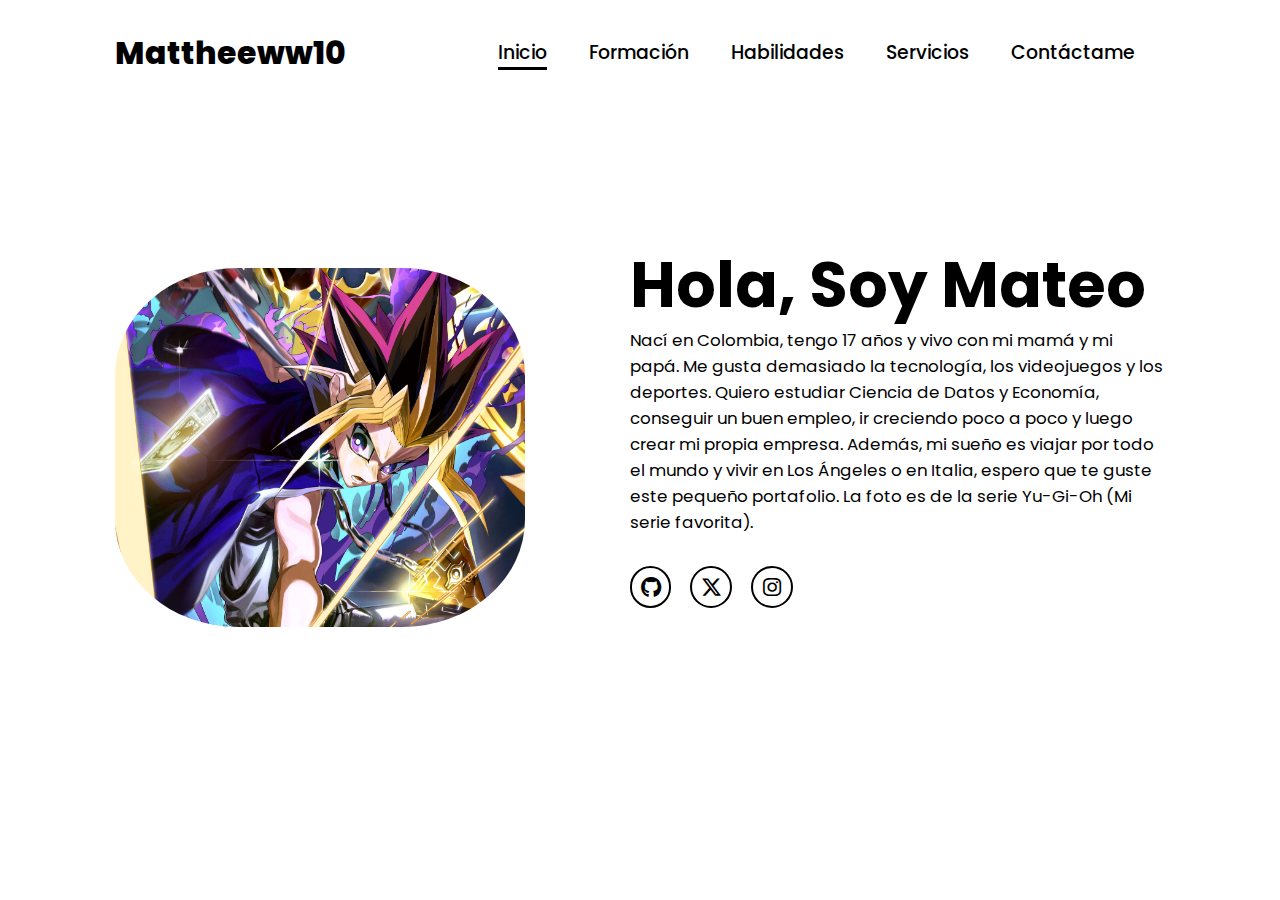
<file: index.html>
<!DOCTYPE html>
<html lang="en">
    
<head>
    <meta charset="UTF-8">
    <meta name="viewport" content="width=device-width, initial-scale=1.0">
    <link rel="stylesheet" href="https://cdnjs.cloudflare.com/ajax/libs/font-awesome/6.5.2/css/all.min.css">

    <link rel="stylesheet" href="style.css">
    <title>My Portfolio Website</title>
</head>
<body>
    <header>
        <a href="./index.html" class="logo">Mattheeww10</a>
        <button class="menu-hamburguesa">
            <i class="fas fa-bars"></i>
        </button>
        <nav class="nav-menu">
            <a href="./index.html">Inicio</a>
            <a href="./formacion.html" >Formación</a>
            <a href="./skills.html" >Habilidades</a>
            <a href="./services.html" >Servicios</a>
            <a href="./contact.html" >Contáctame</a>
        </nav>
    </header>
    <section class="home">
        <div class="home-img">
            <img src="./3.jpg" alt="">
        </div>
        <div class="home-content">
            <h1>Hola, Soy <span>Mateo</span></h1>
            <p>Nací en Colombia, tengo 17 años y vivo con mi mamá y mi papá. Me gusta demasiado la tecnología, los videojuegos y los deportes. Quiero estudiar Ciencia de Datos y Economía, conseguir un buen empleo, ir creciendo poco a poco y luego crear mi propia empresa. Además, mi sueño es viajar por todo el mundo y vivir en Los Ángeles o en Italia, espero que te guste este pequeño portafolio. La foto es de la serie Yu-Gi-Oh (Mi serie favorita).</p>
            <div class="social-icons">
                <a href="https://github.com/Mattheeewww30" target="_blank"><i class="fa-brands fa-github"></i></a>
                <a href="https://x.com/Mattheeewww30" target="_blank"><i class="fa-brands fa-x-twitter"></i></a>
                <a href="https://www.instagram.com/mattheeww20/" target="_blank"><i class="fa-brands fa-instagram"></i></a>
            </div>
        </div>
    </section>
    <script src="./main.js"></script>
</body>
</html>
</file>
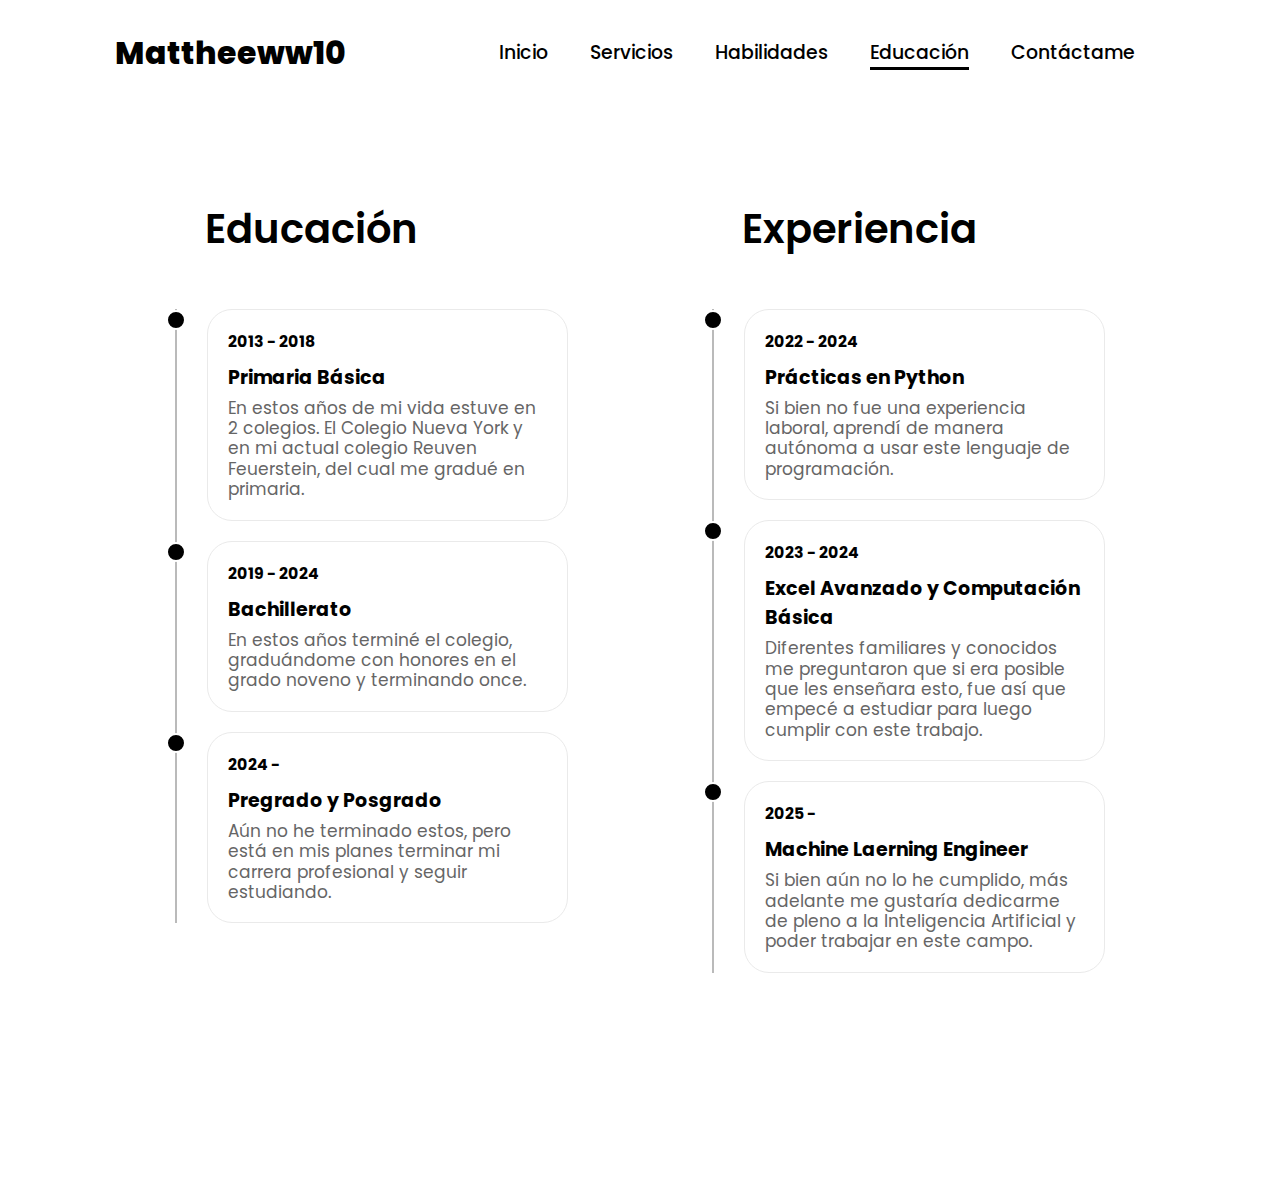
<file: education.html>
<!DOCTYPE html>
<html lang="en">
<head>
    <meta charset="UTF-8">
    <meta name="viewport" content="width=device-width, initial-scale=1.0">
    <link rel="stylesheet" href="https://cdnjs.cloudflare.com/ajax/libs/font-awesome/6.5.2/css/all.min.css">
    <link rel="stylesheet" href="style.css">
    <title>My Portfolio Website</title>
</head>
<body>
    </style>
    <header>
        <a href="./index.html" class="logo">Mattheeww10</a>
        <button class="menu-hamburguesa">
            <i class="fas fa-bars"></i>
        </button>
        <nav class="nav-menu">
            <a href="./index.html">Inicio</a>
            <a href="./services.html" >Servicios</a>
            <a href="./skills.html" >Habilidades</a>
            <a href="./education.html" >Educación</a>
            <a href="./contact.html" >Contáctame</a>
        </nav>
    </header>
    <div class="container_education">
	
        <main class="row_edu">
            
            <!--   *******  Education Section Starts  *******   -->
    
            <section class="col_edu">
                
                <div class="title_edu section-title">
                    <h3>Educación</h3>
                </div>
    
                <div class="contents_edu">
                    
                    <div class="box_edu">
                        <h2>2013 - 2018</h2>
                        <h3>Primaria Básica</h3>
                        <p>En estos años de mi vida estuve en 2 colegios. El Colegio Nueva York y en mi actual colegio Reuven Feuerstein, del cual me gradué en primaria.</p>
                    </div>
    
                    <div class="box_edu">
                        <h2>2019 - 2024</h2>
                        <h3>Bachillerato</h3>
                        <p>En estos años terminé el colegio, graduándome con honores en el grado noveno y terminando once.</p>
                    </div>
    
                    <div class="box_edu">
                        <h2>2024 - </h2>
                        <h3>Pregrado y Posgrado</h3>
                        <p>Aún no he terminado estos, pero está en mis planes terminar mi carrera profesional y seguir estudiando.</p>
                    </div>
    
                </div>
            </section>
    
            <!--   *******  Education Section Ends  *******   -->
    
            <!--   *******  Experience Section Starts  *******  -->
    
            <section class="col_edu">
                
                <div class="title_edu section-title">
                    <h3>Experiencia</h3>
                </div>
    
                <div class="contents_edu">
                    
                    <div class="box_edu">
                        <h2>2022 - 2024</h2>
                        <h3>Prácticas en Python</h3>
                        <p>Si bien no fue una experiencia laboral, aprendí de manera autónoma a usar este lenguaje de programación.</p>
                    </div>
    
                    <div class="box_edu">
                        <h2>2023 - 2024</h2>
                        <h3>Excel Avanzado y Computación Básica</h3>
                        <p>Diferentes familiares y conocidos me preguntaron que si era posible que les enseñara esto, fue así que empecé a estudiar para luego cumplir con este trabajo.</p>
                    </div>
    
                    <div class="box_edu">
                        <h2>2025 - </h2>
                        <h3>Machine Laerning Engineer</h3>
                        <p>Si bien aún no lo he cumplido, más adelante me gustaría dedicarme de pleno a la Inteligencia Artificial y poder trabajar en este campo.</p>
                    </div>
    
                </div>
            </section>
    
            <!--   *******  Experience Section Ends   *******  -->
        </main>
    </div>

    <script src="./main.js"></script>
</body>
</html>
</file>
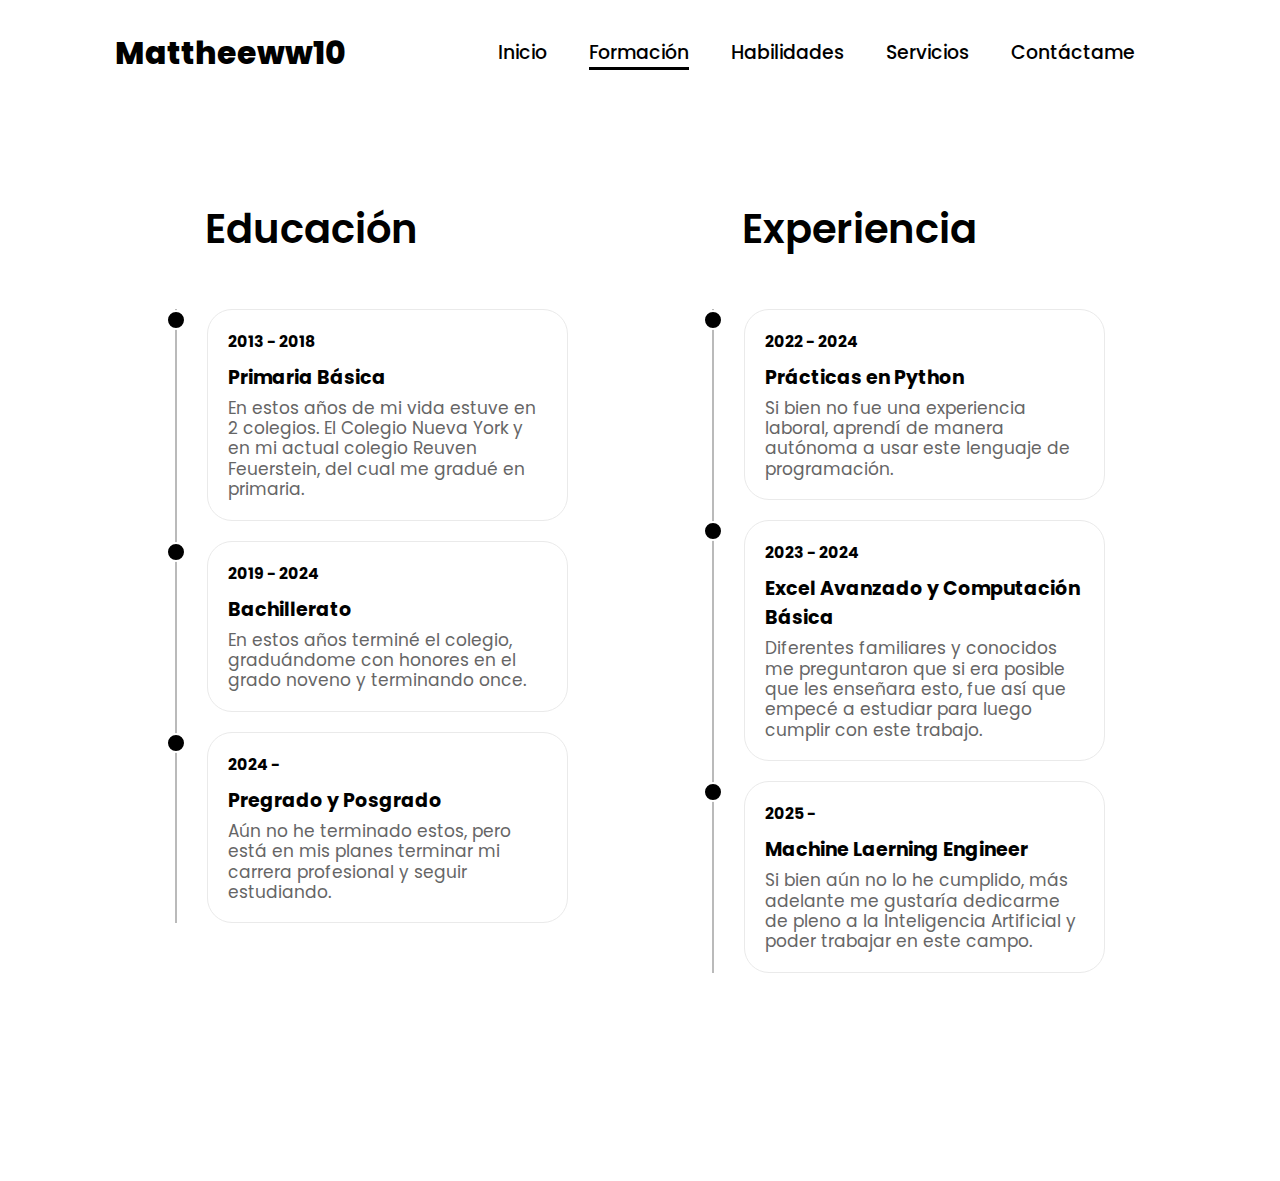
<file: formacion.html>
<!DOCTYPE html>
<html lang="en">
<head>
    <meta charset="UTF-8">
    <meta name="viewport" content="width=device-width, initial-scale=1.0">
    <link rel="stylesheet" href="https://cdnjs.cloudflare.com/ajax/libs/font-awesome/6.5.2/css/all.min.css">
    <link rel="stylesheet" href="style.css">
    <title>My Portfolio Website</title>
</head>
<body>
    </style>
    <header>
        <a href="./index.html" class="logo">Mattheeww10</a>
        <button class="menu-hamburguesa">
            <i class="fas fa-bars"></i>
        </button>
        <nav class="nav-menu">
            <a href="./index.html">Inicio</a>
            <a href="./formacion.html" >Formación</a>
            <a href="./skills.html" >Habilidades</a>
            <a href="./services.html" >Servicios</a>
            <a href="./contact.html" >Contáctame</a>
        </nav>
    </header>
    <div class="container_education">
	
        <main class="row_edu">
            
            <!--   *******  Education Section Starts  *******   -->
    
            <section class="col_edu">
                
                <div class="title_edu section-title">
                    <h3>Educación</h3>
                </div>
    
                <div class="contents_edu">
                    
                    <div class="box_edu">
                        <h2>2013 - 2018</h2>
                        <h3>Primaria Básica</h3>
                        <p>En estos años de mi vida estuve en 2 colegios. El Colegio Nueva York y en mi actual colegio Reuven Feuerstein, del cual me gradué en primaria.</p>
                    </div>
    
                    <div class="box_edu">
                        <h2>2019 - 2024</h2>
                        <h3>Bachillerato</h3>
                        <p>En estos años terminé el colegio, graduándome con honores en el grado noveno y terminando once.</p>
                    </div>
    
                    <div class="box_edu">
                        <h2>2024 - </h2>
                        <h3>Pregrado y Posgrado</h3>
                        <p>Aún no he terminado estos, pero está en mis planes terminar mi carrera profesional y seguir estudiando.</p>
                    </div>
    
                </div>
            </section>
    
            <!--   *******  Education Section Ends  *******   -->
    
            <!--   *******  Experience Section Starts  *******  -->
    
            <section class="col_edu">
                
                <div class="title_edu section-title">
                    <h3>Experiencia</h3>
                </div>
    
                <div class="contents_edu">
                    
                    <div class="box_edu">
                        <h2>2022 - 2024</h2>
                        <h3>Prácticas en Python</h3>
                        <p>Si bien no fue una experiencia laboral, aprendí de manera autónoma a usar este lenguaje de programación.</p>
                    </div>
    
                    <div class="box_edu">
                        <h2>2023 - 2024</h2>
                        <h3>Excel Avanzado y Computación Básica</h3>
                        <p>Diferentes familiares y conocidos me preguntaron que si era posible que les enseñara esto, fue así que empecé a estudiar para luego cumplir con este trabajo.</p>
                    </div>
    
                    <div class="box_edu">
                        <h2>2025 - </h2>
                        <h3>Machine Laerning Engineer</h3>
                        <p>Si bien aún no lo he cumplido, más adelante me gustaría dedicarme de pleno a la Inteligencia Artificial y poder trabajar en este campo.</p>
                    </div>
    
                </div>
            </section>
    
            <!--   *******  Experience Section Ends   *******  -->
        </main>
    </div>

    <script src="./main.js"></script>
</body>
</html>
</file>
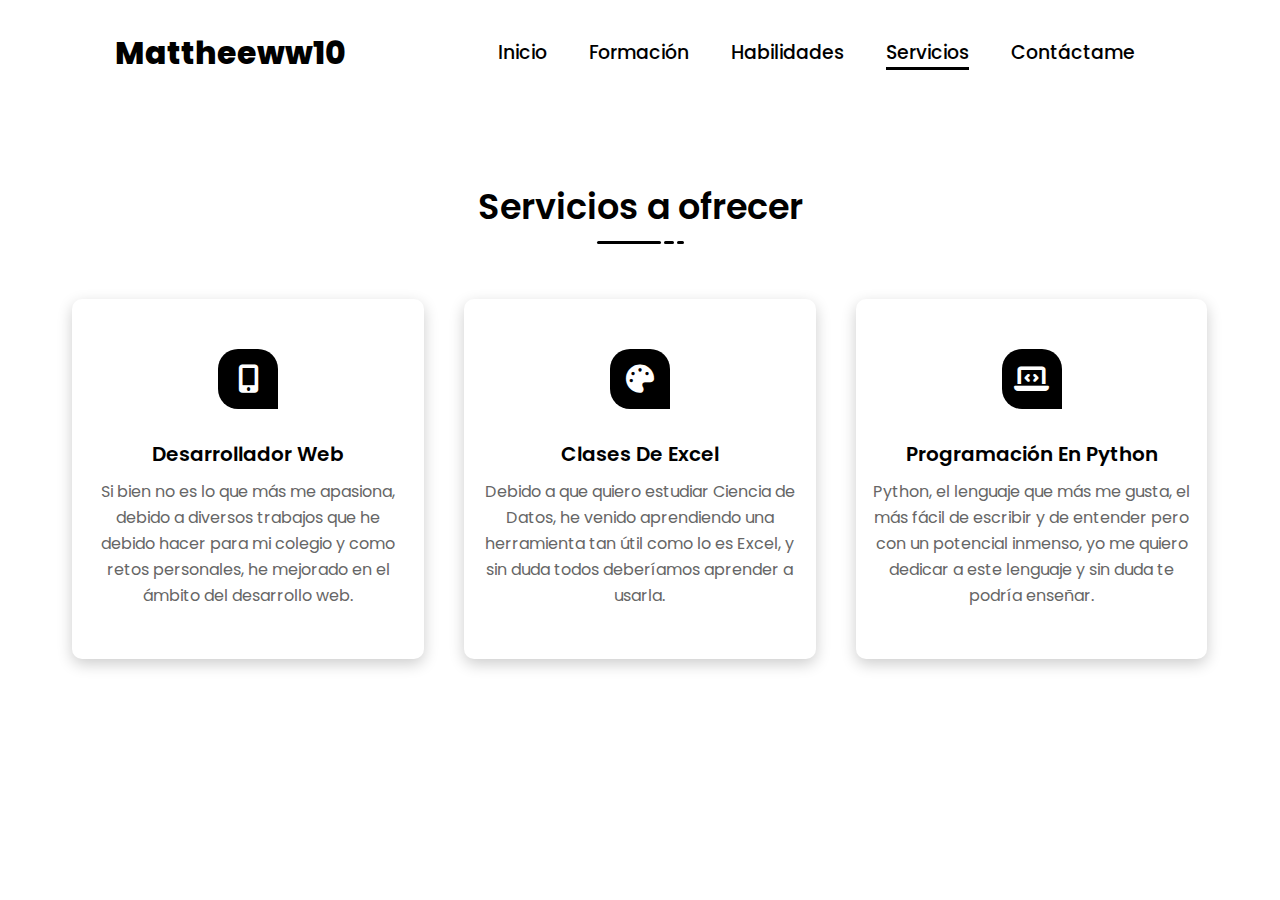
<file: services.html>
<!DOCTYPE html>
<html lang="en">
<head>
    <meta charset="UTF-8">
    <meta name="viewport" content="width=device-width, initial-scale=1.0">
    <link rel="stylesheet" href="https://cdnjs.cloudflare.com/ajax/libs/font-awesome/6.5.2/css/all.min.css">
    <link rel="stylesheet" href="style.css">
    <title>My Portfolio Website</title>
</head>
<body>
    <header>
        <a href="./index.html" class="logo">Mattheeww10</a>
        <button class="menu-hamburguesa">
            <i class="fas fa-bars"></i>
        </button>
        <nav class="nav-menu">
            <a href="./index.html">Inicio</a>
            <a href="./formacion.html" >Formación</a>
            <a href="./skills.html" >Habilidades</a>
            <a href="./services.html" >Servicios</a>
            <a href="./contact.html" >Contáctame</a>
        </nav>
    </header>

    <section class="service-section section-padding" id="services">
        <div class="container">
            <div class="row">
              <div class="section-title text-align">
                  <h3 class="main-title">Servicios a ofrecer</h3>
                  <ul class="line">
                      <li></li>
                      <li></li>
                      <li></li>
                  </ul>
              </div> <!--===== Section Title =====-->
            </div>
            <div class="row">
                 <!--===== Service Item Start =====-->
                <div class="service-item">
                    <div class="service-item-inner">
                        <div class="icon">
                            <i class="fas fa-mobile-alt"></i>
                        </div>
                        <h3>Desarrollador Web</h3>
                        <p>Si bien no es lo que más me apasiona, debido a diversos trabajos que he debido hacer para mi colegio y como retos personales, he mejorado en el ámbito del desarrollo web.</p>
                    </div>
                </div>
                <!--===== Service Item End =====-->
                <!--===== Service Item Start =====-->
                 <div class="service-item">
                  <div class="service-item-inner">
                      <div class="icon">
                        <i class="fas fa-palette"></i>
                      </div>
                      <h3>Clases de Excel</h3>
                      <p>Debido a que quiero estudiar Ciencia de Datos, he venido aprendiendo una herramienta tan útil como lo es Excel, y sin duda todos deberíamos aprender a usarla.</p>
                  </div>
              </div>
              <!--===== Service Item End =====-->
              <!--===== Service Item Start =====-->
               <div class="service-item">
                  <div class="service-item-inner">
                      <div class="icon">
                          <i class="fas fa-laptop-code"></i>
                      </div>
                      <h3>Programación en Python</h3>
                      <p>Python, el lenguaje que más me gusta, el más fácil de escribir y de entender pero con un potencial inmenso, yo me quiero dedicar a este lenguaje y sin duda te podría enseñar.</p>
                  </div>
              </div>
            </div>
        </div>
    </section>

    <script src="./main.js"></script>
</body>
</html>
</file>
<file: style.css>
@import url('https://fonts.googleapis.com/css2?family=Poppins:wght@100;200;300;400;500;600&display=swap');

*{
    margin: 0;
    padding: 0;
    box-sizing: border-box;
    text-decoration: none;
    border: none;
    outline: none;
    font-family: 'Poppins', sans-serif;
}

html{
    font-size: 65.5%;
}

body{
    width: 100%;
    height: 100vh;
    overflow-x: hidden;
}

header{
    margin-top: 20px;
    position: absolute;
    top: 0;
    left: 0;
    width: 100%;
    padding: 1rem 9%;
    background-color: transparent;
    filter: drop-shadow(10px);
    display: flex;
    justify-content: space-between;
    align-items: center;
    z-index: 100;
}


.logo{
    font-size: 3rem;
    color: black;
    font-weight: 800;
    cursor: pointer;
    transition: 0.5s ease;
}

.logo:hover{
    transform: scale(1.1);
}


nav a{
    font-size: 1.8rem;
    color: black;
    margin-left: 4rem;
    font-weight: 500;
    transition: 0.3s ease;
    border-bottom: 3px solid transparent;
}

.nav-menu {
    display: flex;
    margin-right: 30px;
    list-style: none;
}

.menu-hamburguesa {
    color: black;
    background: none;
    border: none;
    font-size: 30px;
    padding: 0 20px;
    line-height: 60px;
    cursor: pointer;
    display: none;
}

nav a:hover,
nav a.active{
    border-bottom: 3px solid black;
}

@media(max-width:995px){
    nav a{
        display: block;
        font-size: 2rem;
        margin: 3rem 0;
        color: white;
    }

    nav a:hover,
    nav a.active{
        padding: 1rem;
        border-radius: 0.5rem;
        border-bottom: 0.5rem solid white;
    }

    .nav-menu {
        flex-direction: column;
        align-items: center;
        margin: 0;
        background-color: black;
        position: fixed;
        top: 0;
        width: 100%;
        padding: 20px 0;
    
        height: 100%;
        overflow-y: auto;
    
        left: 100%;
        transition: left 0.3s;
      }
    
    .menu-hamburguesa{
        display: block;
      }
    
    .nav-menu_visible {
        left: 0;
    }
    
    .menu-hamburguesa:focus:not(:focus-visible) {
        outline: none;
      }
}

section{
    min-height: 100vh;
    padding: 5rem 9% 5rem;
}

.home{
    display: flex;
    justify-content: center;
    align-items: center;
    gap: 8rem;
    background-color: white;
}

.home-content{
    padding-left: 2rem;
}

.home .home-content h1{
    font-size: 6rem;
    font-weight: 700;
    line-height: 1.3;
}




.home-content h3{
    font-size: 4rem;
    margin-bottom: 1rem;
    font-weight: 700;
}

.home-content p{
    font-size: 1.6rem;
}

.home-img{
    border-radius: 50%;
}

.home-img img{
    position: relative;
    width: 32vw;
    height: 28vw;
    border-radius: 30%;
    box-shadow: 0 0 25px solid black;
    cursor: pointer;
    transition: 0.2s linear;
}

.home-img img:hover{
    font-size: 1.8rem;
    font-weight: 500;
}

.social-icons{
    padding-bottom: 1.5rem;
}

.social-icons a{
    display: inline-flex;
    justify-content: center;
    align-items: center;
    width: 4rem;
    height: 4rem;
    background-color: transparent;
    border: 0.2rem solid black;
    font-size: 2rem;
    border-radius: 50%;
    margin: 3rem 1.5rem 3rem 0;
    transition: 0.3s ease;
    color: black;
}

.social-icons a:hover{
    transform: scale(1.3) translateY(-5px);
}

.btn{
    display: inline-block;
    padding: 1rem 3rem;
    background-color: white;
    border-radius: 4rem;
    font-size: 1.6rem;
    color: black;
    letter-spacing: 0.3rem;
    font-weight: 600;
    border: 2px solid black;
    transition: 0.3s ease;
    cursor: pointer;
}

.btn:hover{
    transform: scale3d(1.03);
    background-color: white;
    transform: scale(1.2) translateY(-5px);
}

/* CONTACT */


.container-contact
{
    max-width: 1140px;
    margin: auto;
}
.row
{
    display: flex;
    flex-wrap: wrap;
}
.justify-content-center
{
    justify-content: center;
}
.justify-content-between
{
    justify-content: space-between;
}
.align-items-center
{
    align-items: center;
}
.btn-1
{
    background-color: black;
    padding: 15px 40px;
    border: none;
    color: white;
    border-radius: 5px;
    font-size: 16px;
    text-transform: capitalize;
    font-weight: 600;
    transition: all 0.3s ease-out;
}
.btn-1:hover
{
    transform: scale(1.1) translateY(-5px);
}

.section-padding
{
    padding: 170px 0;

}
.text-align
{
    text-align: center;
}
.section-title
{
    flex: 0 0 100%;
    max-width: 100%;
    margin-bottom: 30px;
}
.section-title .sub-title
{
    font-size: 20px;
    font-weight: 600;
    color: black;
}
.section-title .main-title
{
    font-size: 35px;
    font-weight: 600;
    margin-top: 10px;
}
.section-title .line 
{
    padding-top: 0px;
}
.section-title .line li
{
    display: inline-block;
    background-color: black;
    border-radius: 50px;
    height: 3px;
}
.section-title .line li:nth-of-type(1)
{
    width: 64px;
}
.section-title .line li:nth-of-type(2)
{
    width: 10px;
}
.section-title .line li:nth-of-type(3)
{
    width: 7px;
}


/*===== contact =====*/
.contact-section
{
    min-height: 100vh;

}
.contact-section .contact-item
{
    flex: 0 0 33.33%;
    max-width: 33.33%;
    padding: 20px;
    display: flex;
    flex-wrap: wrap;

}
.contact-section .contact-item-inner
{
    padding: 30px 15px;
    text-align: center;
    box-shadow: 0 5px 15px rgba(0,0,0,0.2);
    border-radius: 5px;
    width: 100%;
    transition: all 0.3s ease;
}
.contact-section .contact-item-inner i
{
    font-size: 25px;
    color: black;
}
.contact-section .contact-item-inner span
{
    display: block;
    font-size: 16px;
    font-weight: 600;
    color: black;
    margin: 15px 0 10px;
    text-transform: capitalize;
}
.contact-section .contact-item-inner p
{
    font-size: 16px;
    color: #646f87;
    line-height: 26px;
    margin: 0;
}
.contact-section .contact-form
{
    flex: 0 0 100%;
    max-width: 100%;
    margin-top: 50px;
}
.contact-section .w-50
{
    padding: 0 15px;
    flex: 0 0 50%;
    max-width: 50%;
}
.contact-section .input-group
{
    margin: 0 0 25px;
    border-radius: 30px;
    box-shadow: 0 5px 15px rgba(0,0,0,0.2);
}
.contact-section .input-group .input-control
{
    height: 45px;
    display: block;
    width: 100%;
    border-radius: 30px;
    border: none;
    outline: none;
    background-color: transparent;
    font-size: 16px;
    padding: 0 15px;
    transition: all 0.3s ease;
    color: #646f87;
}
.contact-section .input-group textarea.input-control
{
    height: 180px;
    padding-top: 15px;
    resize: none;
}

.contact-item-inner:hover{
    background-color: black
}

.contact-section .contact-item-inner:hover i
{
    font-size: 25px;
    color: white;
}
.contact-section .contact-item-inner:hover span
{
    display: block;
    font-size: 16px;
    font-weight: 600;
    color: white;
    margin: 15px 0 10px;
    text-transform: capitalize;
}
.contact-section .contact-item-inner:hover p
{
    font-size: 16px;
    color: #646f87;
    line-height: 26px;
    margin: 0;
}


.contact-section .input-group .input-control:focus
{
    border: 1px solid black;
}
.contact-section .submit-btn
{
    flex: 0 0 100%;
    max-width: 100%;
    text-align: right;
    padding: 0 15px;
}

/* Servicios */
.service-section
{
    min-height: 90vh;
    margin-left: 5rem;
    margin-right: 5rem;
}
.service-section .service-item
{
    flex: 0 0 33.33%;
    max-width: 33.33%;
    padding: 20px;
    display: flex;
    flex-wrap: wrap;
}
.service-section .service-item-inner
{
    box-shadow: 0 5px 15px rgba(0,0,0,0.2);
    padding: 50px 15px;
    border-radius: 10px;
    width: 100%;
    text-align: center;
    transition: all 0.3s ease;
}
.service-section .service-item-inner:hover
{
    background-color: black;
}
.service-section .service-item-inner .icon 
{
    height: 60px;
    width: 60px;
    background-color: black;
    margin: 0 auto 30px;
    text-align: center;
    font-size: 28px;
    color: white;
    border-radius: 20px;
    border-bottom-right-radius: 0;
    position: relative;
    z-index: 1;
    transition: all 0.3s ease;
}
.service-section .service-item-inner:hover .icon
{
    font-size: 24px;
    color: black;
    background-color: white;
}
.service-section .service-item-inner .icon i
{
    line-height: 60px;
}
.service-section .service-item-inner h3
{
    font-size: 20px;
    font-weight: 600;
    color: black;
    margin: 0 0 10px;
    text-transform: capitalize;
    transition: all 0.3s ease;
}

.service-section .service-item-inner:hover h3
{
    color: white;
}
.service-section .service-item-inner p
{
    font-size: 16px;
    color: #666;
    margin: 0;
    line-height: 26px;
    transition: all 0.3s ease;
}



@media(max-width: 767px)
{
    .service-section .service-item,
    .contact-section .contact-item,
    .contact-section .w-50
    {
        flex: 0 0 100%;
        max-width: 100%;
    }
}


/* EDUCATION: */

.container_education{
    width: 100%;
	padding: 13rem 10%;
    
}

.container_education{
	padding-right: calc(10% - 30px);
}

main.row_edu{
	display: grid;
	grid-template-columns: 1fr 1fr;
	grid-column-gap: 20px;
}

.col_edu .title_edu h3{
	padding: 0px 0px 20px 30px;
    font-size: 40px;
    font-weight: 600;
    margin-top: 10px;
}


.col_edu .contents_edu{
	padding: 0px 30px;
	border-left: 2px solid #bababa;
}

.col_edu .contents_edu .box_edu{
	position: relative;
	padding: 20px;
	border: 1px solid #eaeaea;
	background-color: #ffffff;
	cursor: pointer;
	transition: all 0.4s;
	margin-bottom: 20px;
    border-radius: 25px;
}

.col_edu .contents_edu .box_edu:hover{
	box-shadow: 0px 3px 12px 0px #ccc;
	border: 1px solid transparent;
}

.col_edu .contents_edu .box_edu::before{
	content: '';
	position: absolute;
	width: 16px;
	height: 16px;
	border-radius: 50%;
	right: calc(100% + 22px);
	top: 0;
	background-color: black;
	border: 2px solid white;
}

.box_edu{
    background-color: white;
}

.box_edu h2{
	position: relative;
	color: black;
}

.box_edu h3{
	font-size: 19px;
	padding: 10px 0px 6px;
	color: black;
}

.box_edu p{
	line-height: 1.2;
	color: #666;
	font-size: 17px;
}




@media(max-width: 768px){
	main.row_edu{
		grid-template-columns: 1fr;
	}
	.row_edu .col_edu:nth-child(2){
		margin-top: 30px;
	}
}


/* Skills */
.skills {
    margin: auto;
    width: 75%;
    padding: 100px 0;
    align-items: center;
    padding-top: 20rem;
}

.skills h3 {
    text-align: center;
    font-size: 40px;
    font-weight: 600;
    margin-top: 10px;
}

.content {
    display: flex;
    align-items: center;
    margin-top: 6rem;
}

.left {
    width: 50%;
}



.left h1 {
    text-align: left;
    font-size: 30px;
}

.left p {
    text-align: start;
    font-size: 18px;
    margin: 25px 0;
}

.left a {
    background-color: black;
    color: white;
    padding: 8px 16px;
    border: 2px solid black;
    border-radius: 6px;
    transition: all 0.3s ease;
    text-decoration: none;
    font-size: 18px;
    font-weight: 500;
}

.left a:hover {
    background-color: transparent;
    color: black;
}

.right {
    flex: 1;
    margin-left: 60px;
}

.right .line_skills {
    margin-bottom: 15px;
    padding-top: 18px;
}

.right .info {
    display: flex;
    justify-content: space-between;
    align-items: center;
}

.right .info span {
    font-weight: 500;
    font-size: 18px;
}

.right .bars {
    background-color: lightgrey;
    height: 7px; 
    width: 100%;
    position: relative;
    border-radius: 5px; 
    overflow: hidden; 
}

.right .bars .progress {
    height: 100%;
    background-color: black;
    position: absolute;
    top: 0;
    left: 0;
}

.right .html .progress {
    width: 70%;
}

.right .css .progress {
    width: 40%;
}

.right .python .progress {
    width: 70%;
}

.right .js .progress {
    width: 40%;
}

.right .excel .progress {
    width: 80%;
}

@media (max-width: 768px) {
    .content {
        flex-direction: column;
        text-align: center;
    }

    .left, .right {
        width: 100%;
        margin: 0;
        padding-left: 20px;
        padding-right: 20px;

    }

    .section-title{
        padding-top: 8rem;
    }

    .right {
        margin-top: 30px;
        padding-right: 50px;
    }

    .skills h1 {
        font-size: 35px;
    }

    .left h1 {
        font-size: 28px;
    }
}

/* Móviles */
@media (max-width: 480px) {
    .skills {
        padding: 50px 20px; /* Añadir padding en los lados para evitar que quede pegado */
    }

    .skills h1 {
        font-size: 30px;
    }
    
    .left p {
        font-size: 16px;
    }

    .left a {
        font-size: 16px;
        padding: 6px 12px;
    }

    .right {
        padding-left: 20px;
        padding-right: 20px; /* Añadir padding en la derecha para evitar que quede pegado */
    }

    .right .info span {
        font-size: 16px;
    }
}



@keyframes cursor{
    to{
        border-left: 3px solid black;
    }
}


@media (max-width: 1000px){
    .home{
        gap: 4rem;
    }
}

@media(max-width:995px){
    .home{
        flex-direction: column;
        margin: 5rem 4rem;
    }

    .home .home-content h3{
        font-size: 2.5rem;
    }

    .home-content h1{
        font-size: 5rem;
    }

    .home-img img{
        width: 70vw;
        height: 55vw;
        margin-top: 4rem;
    }
}
</file>
